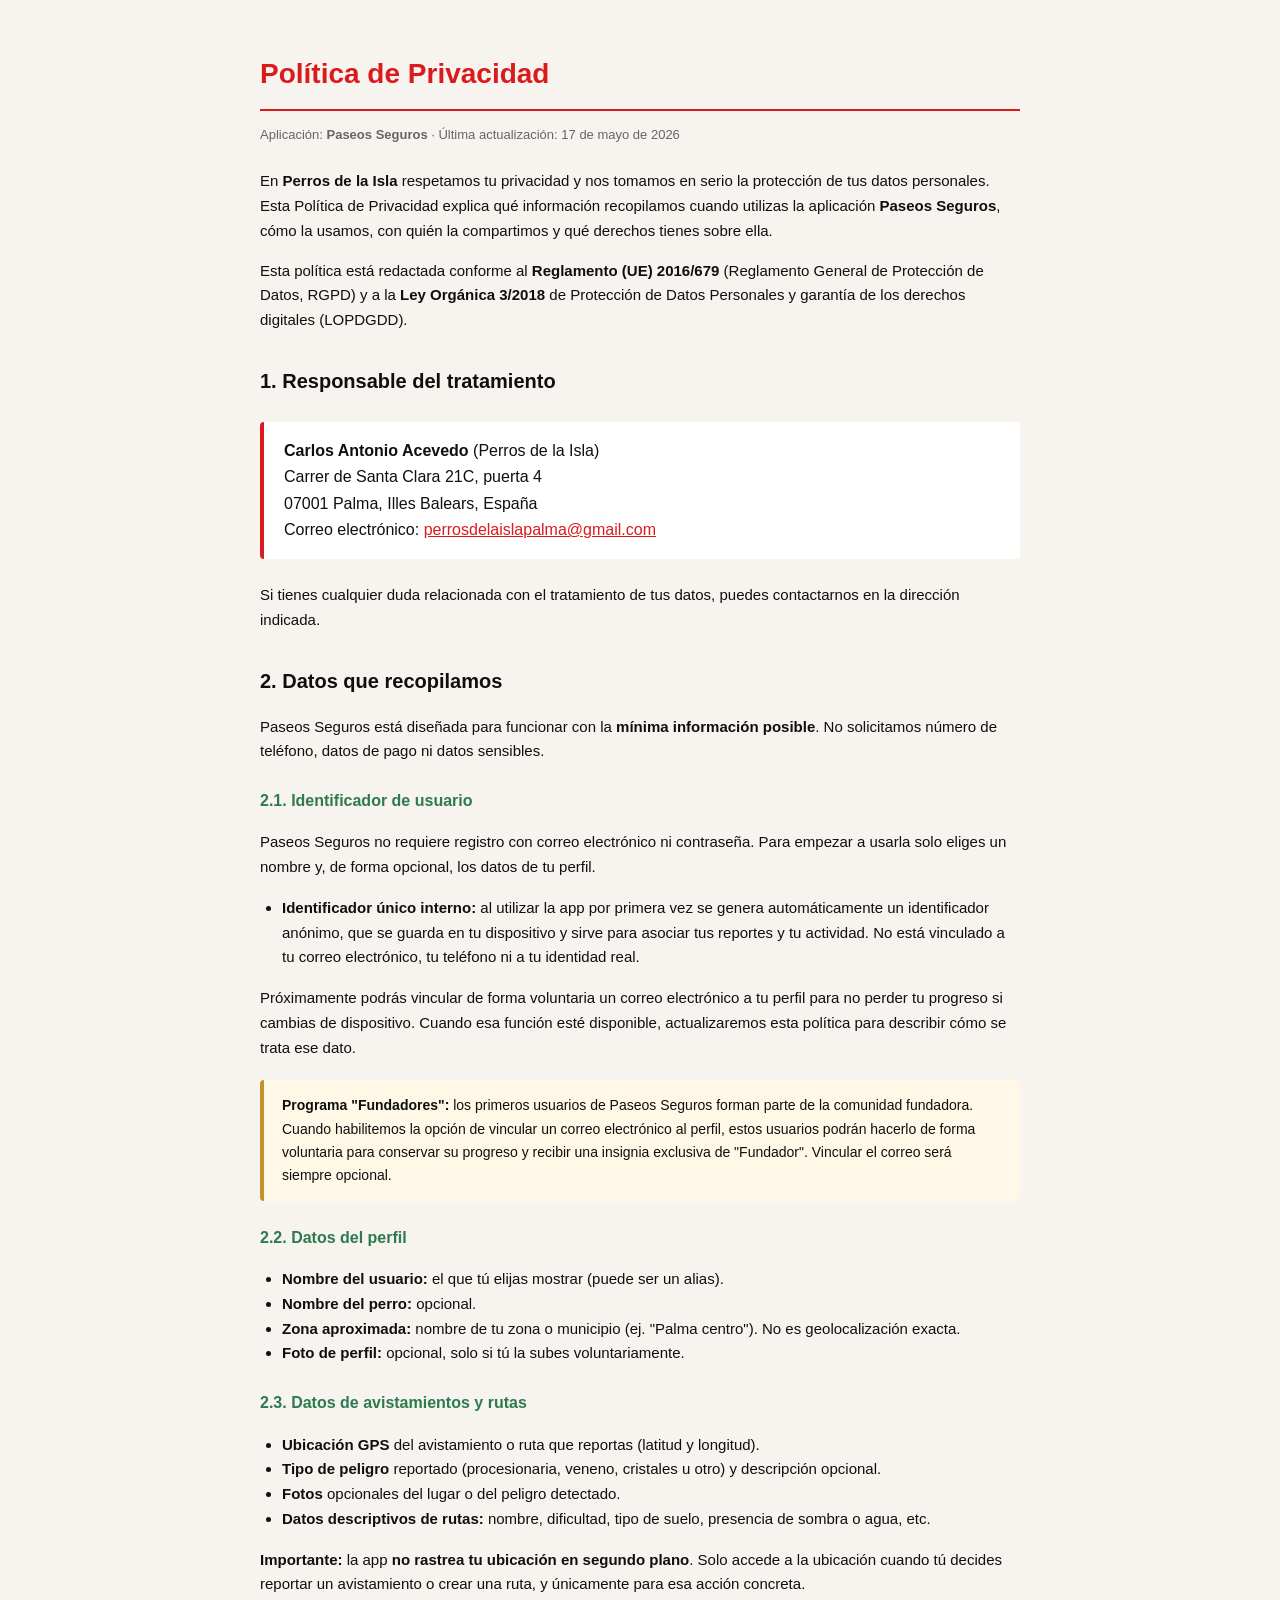
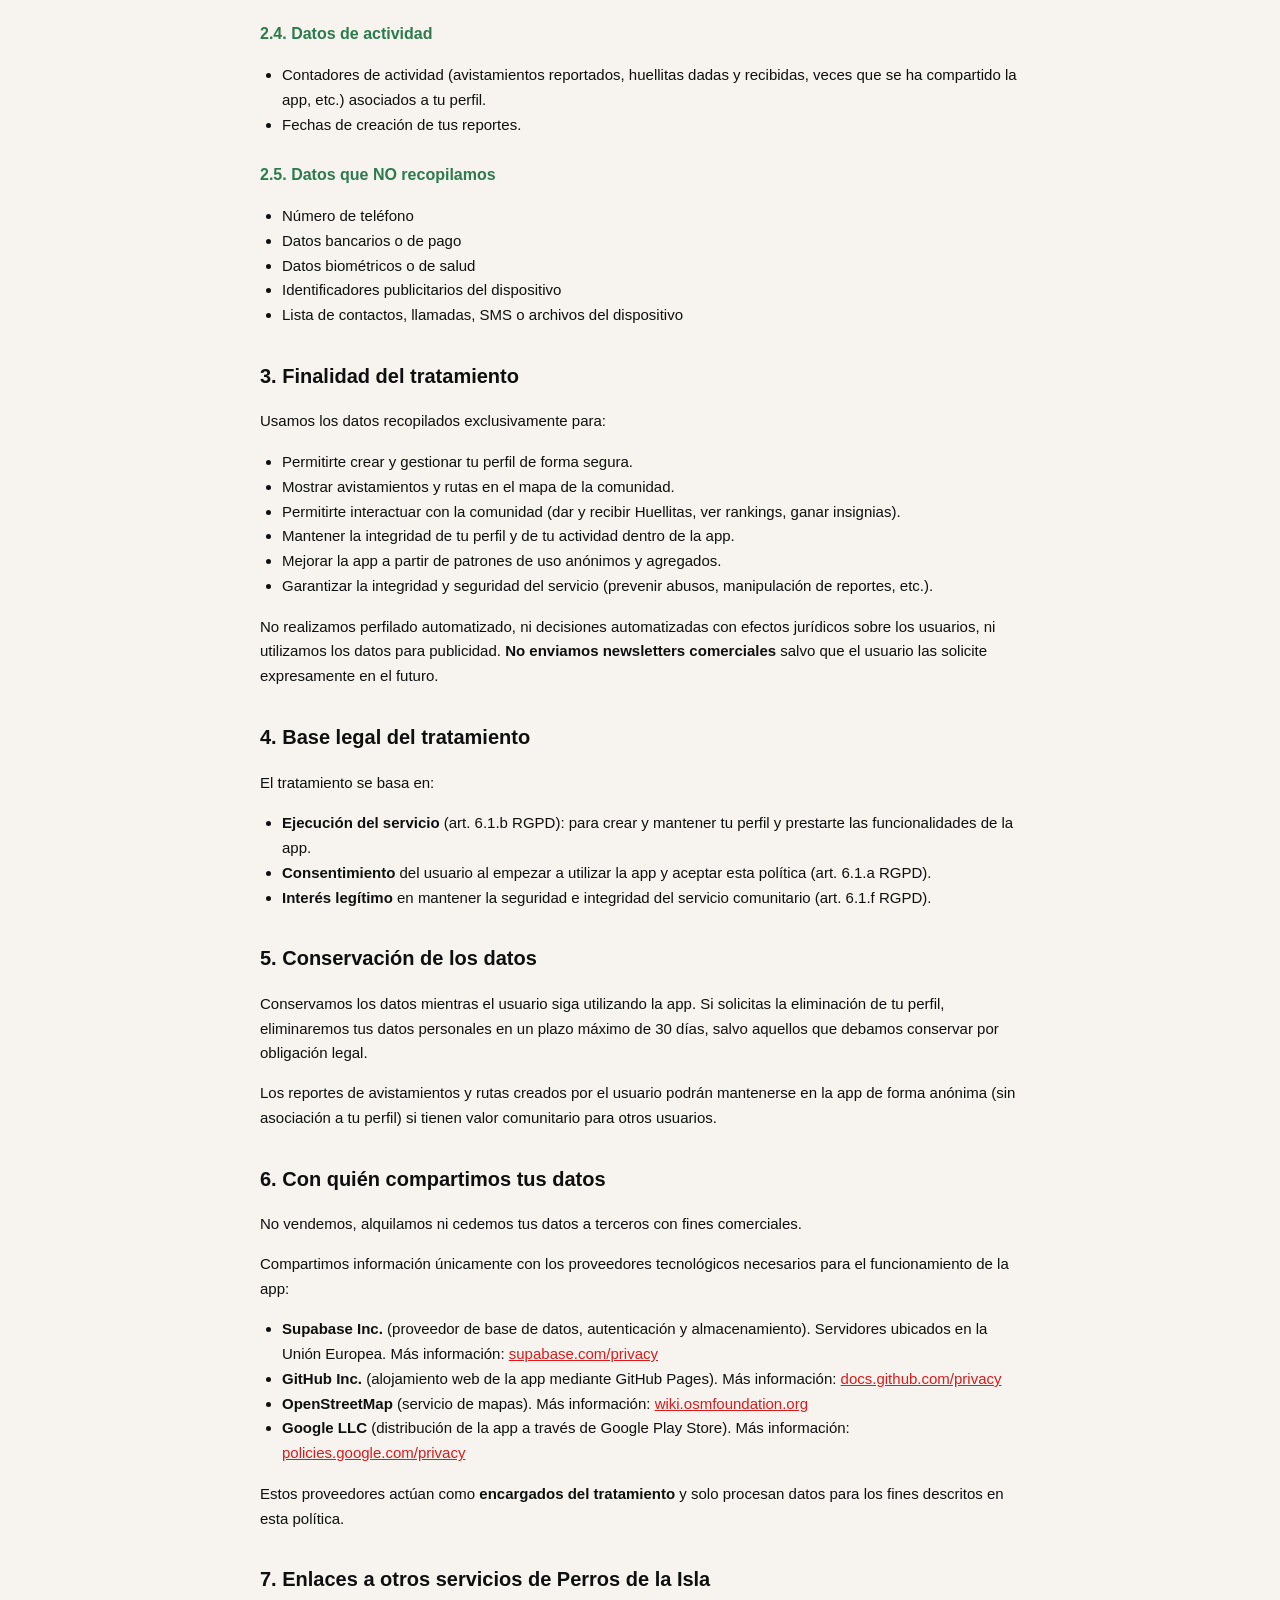
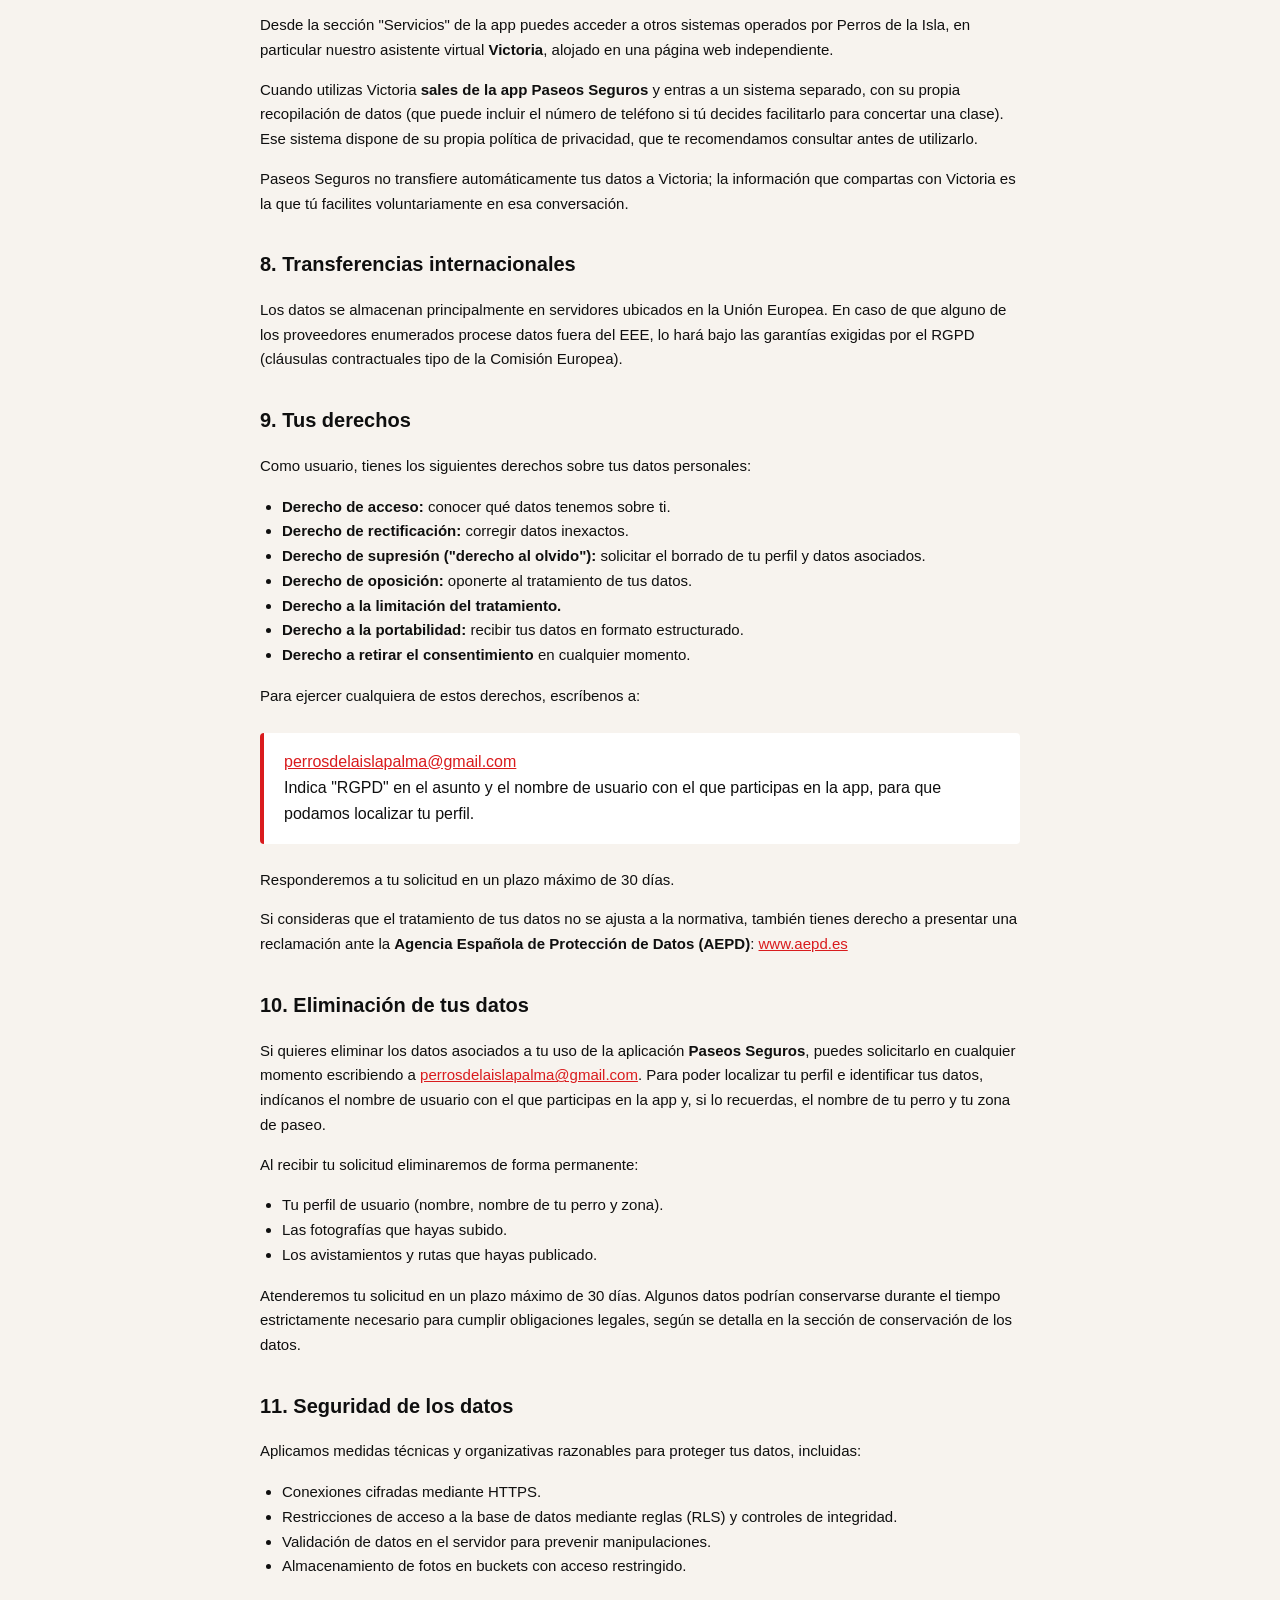
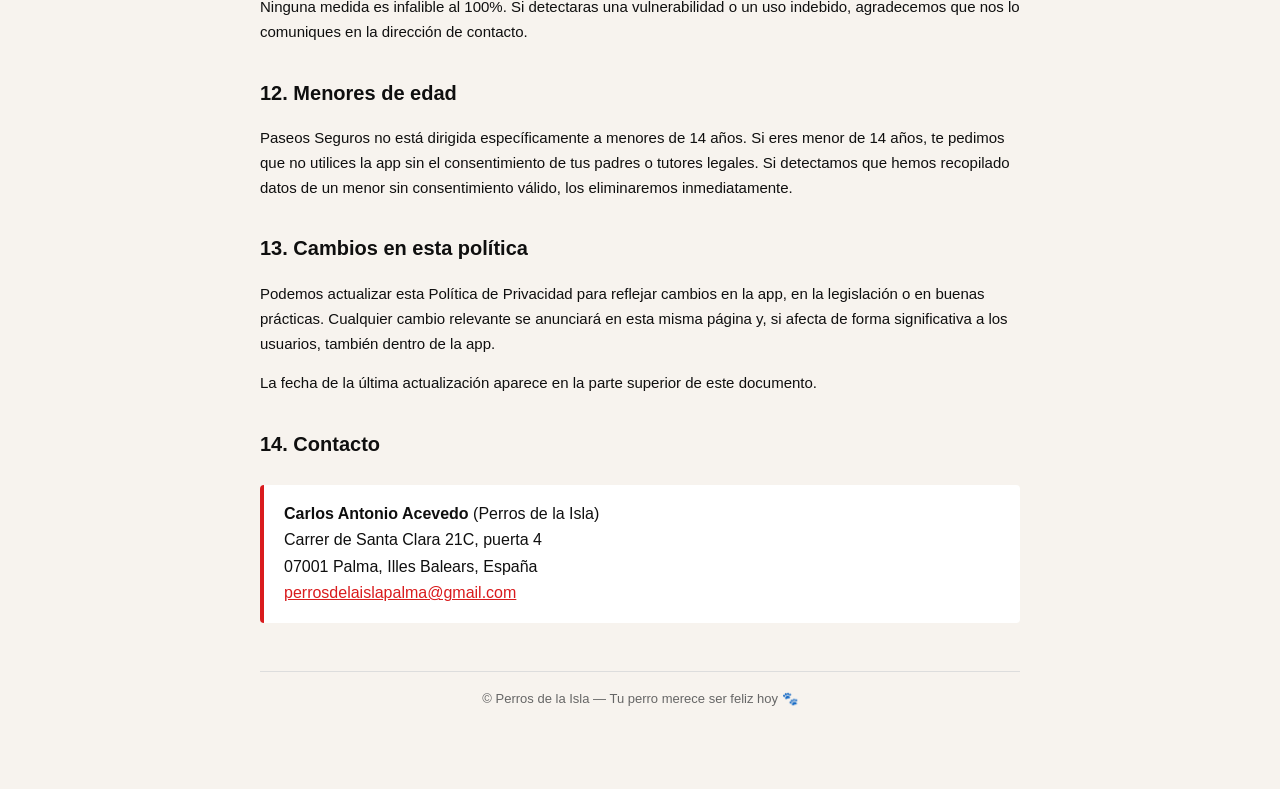
<file: politica-privacidad.html>
<!DOCTYPE html>
<html lang="es">
<head>
<meta charset="UTF-8">
<meta name="viewport" content="width=device-width, initial-scale=1.0">
<title>Política de Privacidad — Paseos Seguros</title>
<style>
  body {
    font-family: -apple-system, BlinkMacSystemFont, "Segoe UI", Roboto, sans-serif;
    max-width: 760px;
    margin: 0 auto;
    padding: 32px 20px 80px;
    line-height: 1.65;
    color: #0F0F0F;
    background: #F7F3EE;
  }
  h1 {
    color: #D91B1D;
    font-size: 28px;
    border-bottom: 2px solid #D91B1D;
    padding-bottom: 12px;
    margin-bottom: 8px;
  }
  h2 {
    color: #0F0F0F;
    margin-top: 32px;
    font-size: 20px;
  }
  h3 {
    color: #2D7A4F;
    margin-top: 24px;
    font-size: 16px;
  }
  p, li { font-size: 15px; }
  ul { padding-left: 22px; }
  .meta {
    color: #666;
    font-size: 13px;
    margin-bottom: 24px;
  }
  .contacto {
    background: #fff;
    padding: 16px 20px;
    border-left: 4px solid #D91B1D;
    margin: 24px 0;
    border-radius: 4px;
  }
  .aviso {
    background: #fff8e6;
    padding: 14px 18px;
    border-left: 4px solid #C4922A;
    margin: 20px 0;
    border-radius: 4px;
    font-size: 14px;
  }
  a { color: #D91B1D; }
  footer {
    margin-top: 48px;
    padding-top: 16px;
    border-top: 1px solid #ddd;
    font-size: 13px;
    color: #666;
    text-align: center;
  }
</style>
</head>
<body>

<h1>Política de Privacidad</h1>
<p class="meta">Aplicación: <strong>Paseos Seguros</strong> · Última actualización: 17 de mayo de 2026</p>

<p>En <strong>Perros de la Isla</strong> respetamos tu privacidad y nos tomamos en serio la protección de tus datos personales. Esta Política de Privacidad explica qué información recopilamos cuando utilizas la aplicación <strong>Paseos Seguros</strong>, cómo la usamos, con quién la compartimos y qué derechos tienes sobre ella.</p>

<p>Esta política está redactada conforme al <strong>Reglamento (UE) 2016/679</strong> (Reglamento General de Protección de Datos, RGPD) y a la <strong>Ley Orgánica 3/2018</strong> de Protección de Datos Personales y garantía de los derechos digitales (LOPDGDD).</p>

<h2>1. Responsable del tratamiento</h2>

<div class="contacto">
<strong>Carlos Antonio Acevedo</strong> (Perros de la Isla)<br>
Carrer de Santa Clara 21C, puerta 4<br>
07001 Palma, Illes Balears, España<br>
Correo electrónico: <a href="mailto:perrosdelaislapalma@gmail.com">perrosdelaislapalma@gmail.com</a>
</div>

<p>Si tienes cualquier duda relacionada con el tratamiento de tus datos, puedes contactarnos en la dirección indicada.</p>

<h2>2. Datos que recopilamos</h2>

<p>Paseos Seguros está diseñada para funcionar con la <strong>mínima información posible</strong>. No solicitamos número de teléfono, datos de pago ni datos sensibles.</p>

<h3>2.1. Identificador de usuario</h3>

<p>Paseos Seguros no requiere registro con correo electrónico ni contraseña. Para empezar a usarla solo eliges un nombre y, de forma opcional, los datos de tu perfil.</p>

<ul>
  <li><strong>Identificador único interno:</strong> al utilizar la app por primera vez se genera automáticamente un identificador anónimo, que se guarda en tu dispositivo y sirve para asociar tus reportes y tu actividad. No está vinculado a tu correo electrónico, tu teléfono ni a tu identidad real.</li>
</ul>

<p>Próximamente podrás vincular de forma voluntaria un correo electrónico a tu perfil para no perder tu progreso si cambias de dispositivo. Cuando esa función esté disponible, actualizaremos esta política para describir cómo se trata ese dato.</p>

<div class="aviso">
<strong>Programa "Fundadores":</strong> los primeros usuarios de Paseos Seguros forman parte de la comunidad fundadora. Cuando habilitemos la opción de vincular un correo electrónico al perfil, estos usuarios podrán hacerlo de forma voluntaria para conservar su progreso y recibir una insignia exclusiva de "Fundador". Vincular el correo será siempre opcional.
</div>

<h3>2.2. Datos del perfil</h3>
<ul>
  <li><strong>Nombre del usuario:</strong> el que tú elijas mostrar (puede ser un alias).</li>
  <li><strong>Nombre del perro:</strong> opcional.</li>
  <li><strong>Zona aproximada:</strong> nombre de tu zona o municipio (ej. "Palma centro"). No es geolocalización exacta.</li>
  <li><strong>Foto de perfil:</strong> opcional, solo si tú la subes voluntariamente.</li>
</ul>

<h3>2.3. Datos de avistamientos y rutas</h3>
<ul>
  <li><strong>Ubicación GPS</strong> del avistamiento o ruta que reportas (latitud y longitud).</li>
  <li><strong>Tipo de peligro</strong> reportado (procesionaria, veneno, cristales u otro) y descripción opcional.</li>
  <li><strong>Fotos</strong> opcionales del lugar o del peligro detectado.</li>
  <li><strong>Datos descriptivos de rutas:</strong> nombre, dificultad, tipo de suelo, presencia de sombra o agua, etc.</li>
</ul>

<p><strong>Importante:</strong> la app <strong>no rastrea tu ubicación en segundo plano</strong>. Solo accede a la ubicación cuando tú decides reportar un avistamiento o crear una ruta, y únicamente para esa acción concreta.</p>

<h3>2.4. Datos de actividad</h3>
<ul>
  <li>Contadores de actividad (avistamientos reportados, huellitas dadas y recibidas, veces que se ha compartido la app, etc.) asociados a tu perfil.</li>
  <li>Fechas de creación de tus reportes.</li>
</ul>

<h3>2.5. Datos que NO recopilamos</h3>
<ul>
  <li>Número de teléfono</li>
  <li>Datos bancarios o de pago</li>
  <li>Datos biométricos o de salud</li>
  <li>Identificadores publicitarios del dispositivo</li>
  <li>Lista de contactos, llamadas, SMS o archivos del dispositivo</li>
</ul>

<h2>3. Finalidad del tratamiento</h2>

<p>Usamos los datos recopilados exclusivamente para:</p>
<ul>
  <li>Permitirte crear y gestionar tu perfil de forma segura.</li>
  <li>Mostrar avistamientos y rutas en el mapa de la comunidad.</li>
  <li>Permitirte interactuar con la comunidad (dar y recibir Huellitas, ver rankings, ganar insignias).</li>
  <li>Mantener la integridad de tu perfil y de tu actividad dentro de la app.</li>
  <li>Mejorar la app a partir de patrones de uso anónimos y agregados.</li>
  <li>Garantizar la integridad y seguridad del servicio (prevenir abusos, manipulación de reportes, etc.).</li>
</ul>

<p>No realizamos perfilado automatizado, ni decisiones automatizadas con efectos jurídicos sobre los usuarios, ni utilizamos los datos para publicidad. <strong>No enviamos newsletters comerciales</strong> salvo que el usuario las solicite expresamente en el futuro.</p>

<h2>4. Base legal del tratamiento</h2>

<p>El tratamiento se basa en:</p>
<ul>
  <li><strong>Ejecución del servicio</strong> (art. 6.1.b RGPD): para crear y mantener tu perfil y prestarte las funcionalidades de la app.</li>
  <li><strong>Consentimiento</strong> del usuario al empezar a utilizar la app y aceptar esta política (art. 6.1.a RGPD).</li>
  <li><strong>Interés legítimo</strong> en mantener la seguridad e integridad del servicio comunitario (art. 6.1.f RGPD).</li>
</ul>

<h2>5. Conservación de los datos</h2>

<p>Conservamos los datos mientras el usuario siga utilizando la app. Si solicitas la eliminación de tu perfil, eliminaremos tus datos personales en un plazo máximo de 30 días, salvo aquellos que debamos conservar por obligación legal.</p>

<p>Los reportes de avistamientos y rutas creados por el usuario podrán mantenerse en la app de forma anónima (sin asociación a tu perfil) si tienen valor comunitario para otros usuarios.</p>

<h2>6. Con quién compartimos tus datos</h2>

<p>No vendemos, alquilamos ni cedemos tus datos a terceros con fines comerciales.</p>

<p>Compartimos información únicamente con los proveedores tecnológicos necesarios para el funcionamiento de la app:</p>

<ul>
  <li><strong>Supabase Inc.</strong> (proveedor de base de datos, autenticación y almacenamiento). Servidores ubicados en la Unión Europea. Más información: <a href="https://supabase.com/privacy" target="_blank" rel="noopener">supabase.com/privacy</a></li>
  <li><strong>GitHub Inc.</strong> (alojamiento web de la app mediante GitHub Pages). Más información: <a href="https://docs.github.com/site-policy/privacy-policies/github-general-privacy-statement" target="_blank" rel="noopener">docs.github.com/privacy</a></li>
  <li><strong>OpenStreetMap</strong> (servicio de mapas). Más información: <a href="https://wiki.osmfoundation.org/wiki/Privacy_Policy" target="_blank" rel="noopener">wiki.osmfoundation.org</a></li>
  <li><strong>Google LLC</strong> (distribución de la app a través de Google Play Store). Más información: <a href="https://policies.google.com/privacy" target="_blank" rel="noopener">policies.google.com/privacy</a></li>
</ul>

<p>Estos proveedores actúan como <strong>encargados del tratamiento</strong> y solo procesan datos para los fines descritos en esta política.</p>

<h2>7. Enlaces a otros servicios de Perros de la Isla</h2>

<p>Desde la sección "Servicios" de la app puedes acceder a otros sistemas operados por Perros de la Isla, en particular nuestro asistente virtual <strong>Victoria</strong>, alojado en una página web independiente.</p>

<p>Cuando utilizas Victoria <strong>sales de la app Paseos Seguros</strong> y entras a un sistema separado, con su propia recopilación de datos (que puede incluir el número de teléfono si tú decides facilitarlo para concertar una clase). Ese sistema dispone de su propia política de privacidad, que te recomendamos consultar antes de utilizarlo.</p>

<p>Paseos Seguros no transfiere automáticamente tus datos a Victoria; la información que compartas con Victoria es la que tú facilites voluntariamente en esa conversación.</p>

<h2>8. Transferencias internacionales</h2>

<p>Los datos se almacenan principalmente en servidores ubicados en la Unión Europea. En caso de que alguno de los proveedores enumerados procese datos fuera del EEE, lo hará bajo las garantías exigidas por el RGPD (cláusulas contractuales tipo de la Comisión Europea).</p>

<h2>9. Tus derechos</h2>

<p>Como usuario, tienes los siguientes derechos sobre tus datos personales:</p>

<ul>
  <li><strong>Derecho de acceso:</strong> conocer qué datos tenemos sobre ti.</li>
  <li><strong>Derecho de rectificación:</strong> corregir datos inexactos.</li>
  <li><strong>Derecho de supresión ("derecho al olvido"):</strong> solicitar el borrado de tu perfil y datos asociados.</li>
  <li><strong>Derecho de oposición:</strong> oponerte al tratamiento de tus datos.</li>
  <li><strong>Derecho a la limitación del tratamiento.</strong></li>
  <li><strong>Derecho a la portabilidad:</strong> recibir tus datos en formato estructurado.</li>
  <li><strong>Derecho a retirar el consentimiento</strong> en cualquier momento.</li>
</ul>

<p>Para ejercer cualquiera de estos derechos, escríbenos a:</p>

<div class="contacto">
<a href="mailto:perrosdelaislapalma@gmail.com">perrosdelaislapalma@gmail.com</a><br>
Indica "RGPD" en el asunto y el nombre de usuario con el que participas en la app, para que podamos localizar tu perfil.
</div>

<p>Responderemos a tu solicitud en un plazo máximo de 30 días.</p>

<p>Si consideras que el tratamiento de tus datos no se ajusta a la normativa, también tienes derecho a presentar una reclamación ante la <strong>Agencia Española de Protección de Datos (AEPD)</strong>: <a href="https://www.aepd.es" target="_blank" rel="noopener">www.aepd.es</a></p>

<h2 id="eliminacion-de-datos">10. Eliminación de tus datos</h2>

<p>Si quieres eliminar los datos asociados a tu uso de la aplicación <strong>Paseos Seguros</strong>, puedes solicitarlo en cualquier momento escribiendo a <a href="mailto:perrosdelaislapalma@gmail.com">perrosdelaislapalma@gmail.com</a>. Para poder localizar tu perfil e identificar tus datos, indícanos el nombre de usuario con el que participas en la app y, si lo recuerdas, el nombre de tu perro y tu zona de paseo.</p>

<p>Al recibir tu solicitud eliminaremos de forma permanente:</p>

<ul>
  <li>Tu perfil de usuario (nombre, nombre de tu perro y zona).</li>
  <li>Las fotografías que hayas subido.</li>
  <li>Los avistamientos y rutas que hayas publicado.</li>
</ul>

<p>Atenderemos tu solicitud en un plazo máximo de 30 días. Algunos datos podrían conservarse durante el tiempo estrictamente necesario para cumplir obligaciones legales, según se detalla en la sección de conservación de los datos.</p>

<h2>11. Seguridad de los datos</h2>

<p>Aplicamos medidas técnicas y organizativas razonables para proteger tus datos, incluidas:</p>
<ul>
  <li>Conexiones cifradas mediante HTTPS.</li>
  <li>Restricciones de acceso a la base de datos mediante reglas (RLS) y controles de integridad.</li>
  <li>Validación de datos en el servidor para prevenir manipulaciones.</li>
  <li>Almacenamiento de fotos en buckets con acceso restringido.</li>
</ul>

<p>Ninguna medida es infalible al 100%. Si detectaras una vulnerabilidad o un uso indebido, agradecemos que nos lo comuniques en la dirección de contacto.</p>

<h2>12. Menores de edad</h2>

<p>Paseos Seguros no está dirigida específicamente a menores de 14 años. Si eres menor de 14 años, te pedimos que no utilices la app sin el consentimiento de tus padres o tutores legales. Si detectamos que hemos recopilado datos de un menor sin consentimiento válido, los eliminaremos inmediatamente.</p>

<h2>13. Cambios en esta política</h2>

<p>Podemos actualizar esta Política de Privacidad para reflejar cambios en la app, en la legislación o en buenas prácticas. Cualquier cambio relevante se anunciará en esta misma página y, si afecta de forma significativa a los usuarios, también dentro de la app.</p>

<p>La fecha de la última actualización aparece en la parte superior de este documento.</p>

<h2>14. Contacto</h2>

<div class="contacto">
<strong>Carlos Antonio Acevedo</strong> (Perros de la Isla)<br>
Carrer de Santa Clara 21C, puerta 4<br>
07001 Palma, Illes Balears, España<br>
<a href="mailto:perrosdelaislapalma@gmail.com">perrosdelaislapalma@gmail.com</a>
</div>

<footer>
© Perros de la Isla — Tu perro merece ser feliz hoy 🐾
</footer>

</body>
</html>
</file>
